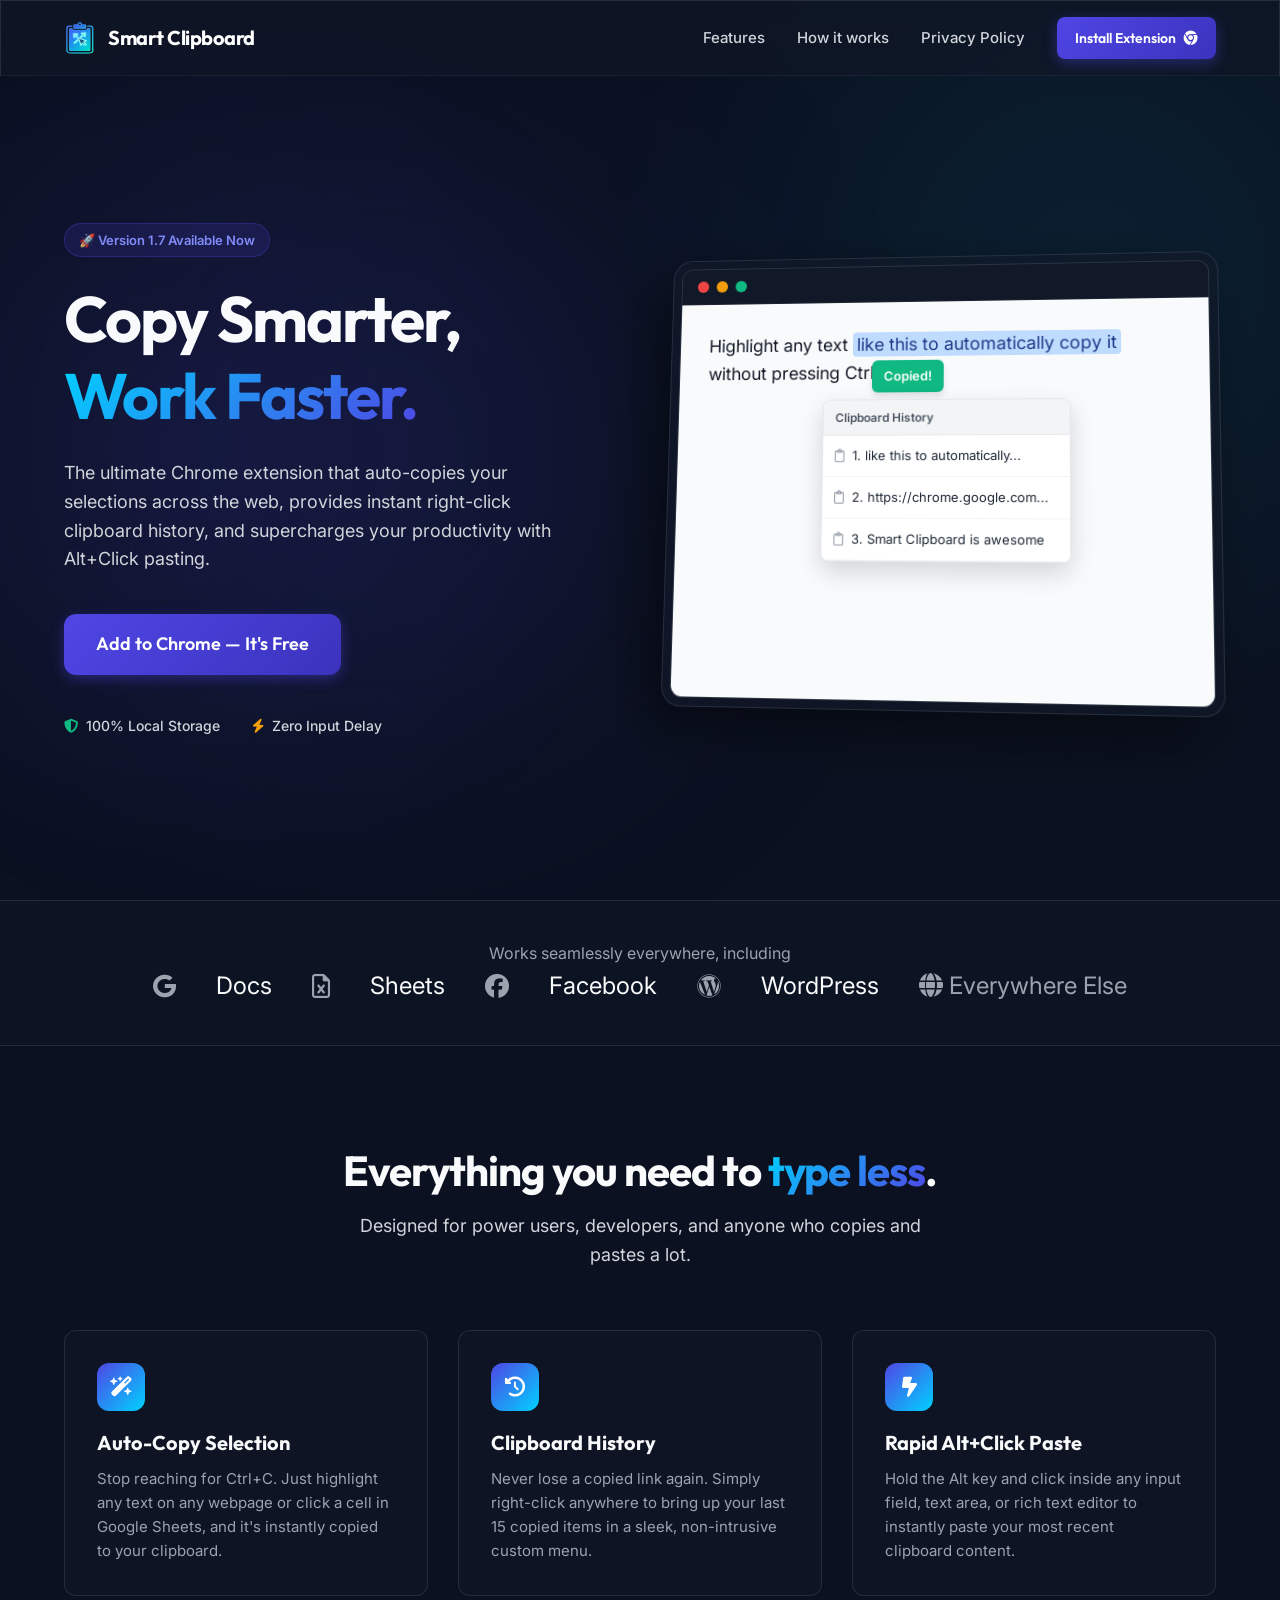
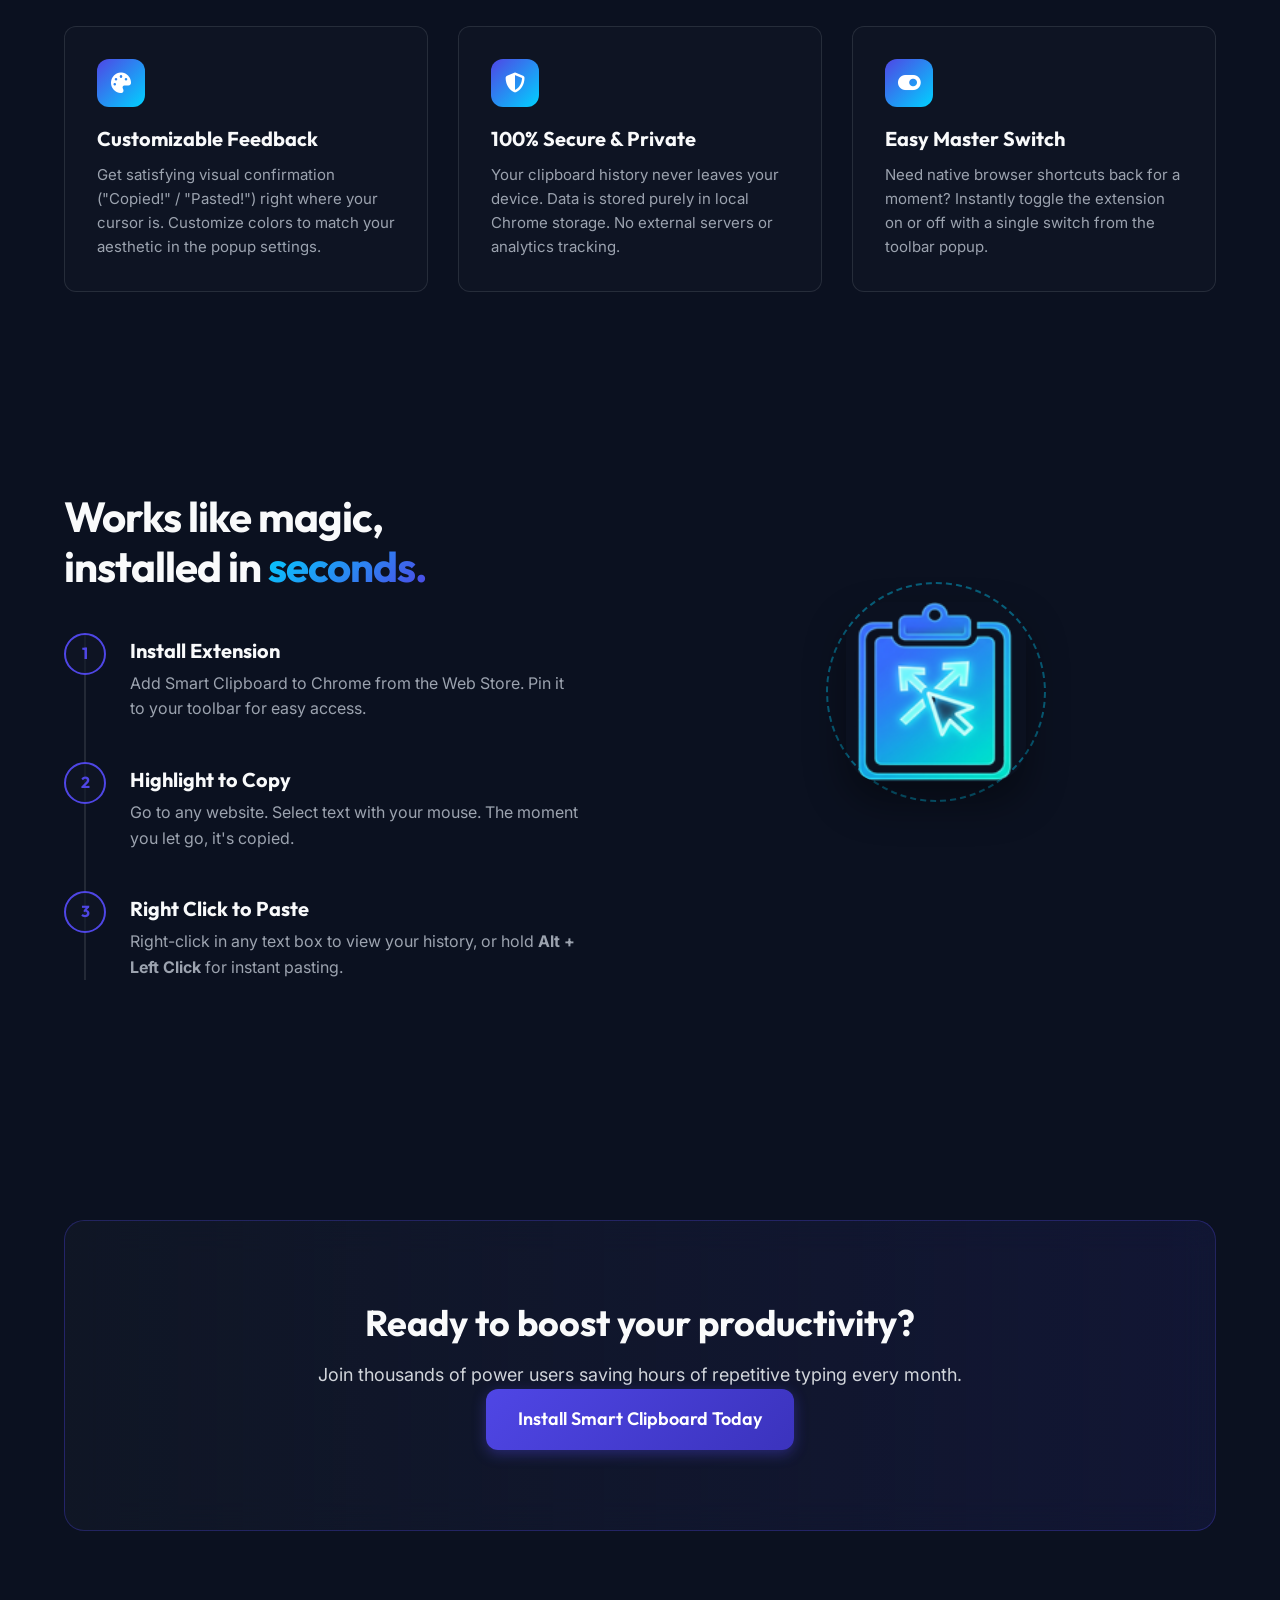
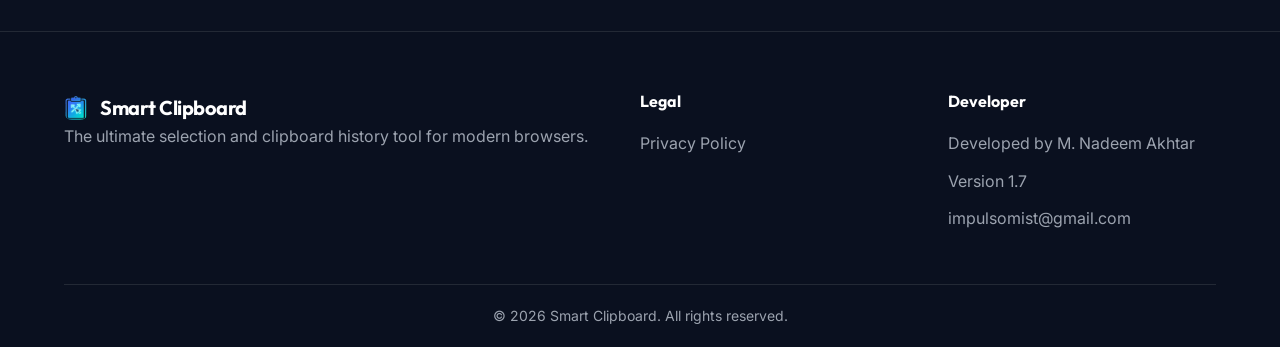
<file: index.html>
<!DOCTYPE html>
<html lang="en">

<head>
    <meta charset="UTF-8">
    <meta name="viewport" content="width=device-width, initial-scale=1.0">
    <title>Smart Clipboard - Your Ultimate Productivity Partner</title>
    <meta name="description"
        content="Boost your productivity with Smart Clipboard. Automatically copy text selections, access clipboard history via right-click, and quick-paste (Alt+Click) instantly.">
    <meta name="keywords"
        content="chrome extension, clipboard history, auto copy paste, productivity tool, text selection, smart clipboard">
    <meta name="author" content="M Nadeem Akhtar">
    <meta name="google-site-verification" content="aYsakRH50DcoqvtmBy-cp9pgPOv0P8-HY1Ftqt8FjEs" />
    <link rel="canonical" href="https://your-github-username.github.io/smart-clipboard-website/" />

    <!-- Open Graph / Facebook -->
    <meta property="og:type" content="website">
    <meta property="og:url" content="https://your-github-username.github.io/smart-clipboard-website/">
    <meta property="og:title" content="Smart Clipboard - Auto-Copy & Quick Paste Extension">
    <meta property="og:description"
        content="Boost your productivity with Smart Clipboard. Automatically copy text selections and access clipboard history via right-click.">
    <meta property="og:image" content="assets/logo.png">

    <!-- Twitter -->
    <meta property="twitter:card" content="summary_large_image">
    <meta property="twitter:url" content="https://your-github-username.github.io/smart-clipboard-website/">
    <meta property="twitter:title" content="Smart Clipboard - Auto-Copy & Quick Paste Extension">
    <meta property="twitter:description"
        content="Boost your productivity with Smart Clipboard. Automatically copy text selections and access clipboard history via right-click.">
    <meta property="twitter:image" content="assets/logo.png">

    <!-- Favicon -->
    <link rel="icon" type="image/png" sizes="128x128" href="assets/logo.png">
    <link rel="apple-touch-icon" sizes="128x128" href="assets/logo.png">
    <link rel="preconnect" href="https://fonts.googleapis.com">
    <link rel="preconnect" href="https://fonts.gstatic.com" crossorigin>
    <link
        href="https://fonts.googleapis.com/css2?family=Outfit:wght@300;400;500;600;700;800&family=Inter:wght@400;500;600&display=swap"
        rel="stylesheet">
    <!-- Icons -->
    <link rel="stylesheet" href="https://cdnjs.cloudflare.com/ajax/libs/font-awesome/6.4.0/css/all.min.css">
    <!-- Styles -->
    <link rel="stylesheet" href="styles.css">
</head>

<body>

    <!-- Navigation -->
    <nav class="navbar glass">
        <div class="container nav-container">
            <a href="#" class="brand">
                <img src="assets/logo.png" alt="Smart Clipboard Logo" class="brand-logo">
                <span class="brand-name">Smart Clipboard</span>
            </a>
            <div class="nav-links">
                <a href="#features">Features</a>
                <a href="#how-it-works">How it works</a>
                <a href="privacy-policy.html">Privacy Policy</a>
                <a href="https://chromewebstore.google.com/detail/smart-clipboard/bmhbhjmojnmmkghfhobnfbpmaelfjokm?authuser=0&hl=en" target="_blank" class="btn btn-sm btn-primary">Install
                    Extension <i class="fa-brands fa-chrome"></i></a>
            </div>
            <!-- Mobile Menu Toggle -->
            <button class="menu-toggle" aria-label="Toggle menu"><i class="fa-solid fa-bars"></i></button>
        </div>
    </nav>

    <!-- Hero Section -->
    <header class="hero">
        <div class="hero-bg-glow"></div>
        <div class="container hero-container">
            <div class="hero-content fade-up">
                <div class="badge">🚀 Version 1.7 Available Now</div>
                <h1 class="hero-title">Copy Smarter,<br><span class="text-gradient">Work Faster.</span></h1>
                <p class="hero-subtitle">The ultimate Chrome extension that auto-copies your selections across the web,
                    provides instant right-click clipboard history, and supercharges your productivity with Alt+Click
                    pasting.</p>

                <div class="hero-actions">
                    <a href="https://chromewebstore.google.com/detail/smart-clipboard/bmhbhjmojnmmkghfhobnfbpmaelfjokm?authuser=0&hl=en" target="_blank"
                        class="btn btn-lg btn-primary pulse-glow">
                        Add to Chrome — It's Free
                    </a>
                </div>

                <div class="hero-stats">
                    <div class="stat"><i class="fa-solid fa-shield-halved text-success"></i> 100% Local Storage</div>
                    <div class="stat"><i class="fa-solid fa-bolt text-warning"></i> Zero Input Delay</div>
                </div>
            </div>
            <div class="hero-visual fade-up delay-1">
                <div class="visual-card glass">
                    <div class="browser-mockup">
                        <div class="browser-header">
                            <span class="dot red"></span><span class="dot yellow"></span><span class="dot green"></span>
                        </div>
                        <div class="browser-body">
                            <div class="mockup-content">
                                <p>Highlight any text <span class="highlighted">like this to automatically copy
                                        it</span> without pressing Ctrl+C!</p>
                                <div class="floating-feedback">Copied!</div>

                                <div class="mockup-menu glass">
                                    <div class="menu-header">Clipboard History</div>
                                    <div class="menu-item"><i class="fa-regular fa-clipboard"></i> 1. like this to
                                        automatically...</div>
                                    <div class="menu-item"><i class="fa-regular fa-clipboard"></i> 2.
                                        https://chrome.google.com...</div>
                                    <div class="menu-item"><i class="fa-regular fa-clipboard"></i> 3. Smart Clipboard is
                                        awesome</div>
                                </div>
                            </div>
                        </div>
                    </div>
                </div>
            </div>
        </div>
    </header>

    <!-- Brands/Integration Banner -->
    <section class="ticker-section">
        <p class="text-center text-muted mb-4 uppercase tracking-widest text-sm">Works seamlessly everywhere, including
        </p>
        <div class="logos-container">
            <i class="fa-brands fa-google text-muted"></i> Docs
            <i class="fa-regular fa-file-excel text-muted ms-4"></i> Sheets
            <i class="fa-brands fa-facebook text-muted ms-4"></i> Facebook
            <i class="fa-brands fa-wordpress text-muted ms-4"></i> WordPress
            <span class="ms-4 text-muted"><i class="fa-solid fa-globe"></i> Everywhere Else</span>
        </div>
    </section>

    <!-- Features Section -->
    <section id="features" class="features section">
        <div class="container">
            <div class="section-header text-center fade-up">
                <h2 class="section-title">Everything you need to <span class="text-gradient">type less</span>.</h2>
                <p class="section-subtitle">Designed for power users, developers, and anyone who copies and pastes a
                    lot.</p>
            </div>

            <div class="features-grid">
                <!-- Feature 1 -->
                <div class="feature-card glass fade-up">
                    <div class="feature-icon bg-gradient">
                        <i class="fa-solid fa-wand-magic-sparkles"></i>
                    </div>
                    <h3>Auto-Copy Selection</h3>
                    <p>Stop reaching for Ctrl+C. Just highlight any text on any webpage or click a cell in Google
                        Sheets, and it's instantly copied to your clipboard.</p>
                </div>

                <!-- Feature 2 -->
                <div class="feature-card glass fade-up delay-1">
                    <div class="feature-icon bg-gradient">
                        <i class="fa-solid fa-clock-rotate-left"></i>
                    </div>
                    <h3>Clipboard History</h3>
                    <p>Never lose a copied link again. Simply right-click anywhere to bring up your last 15 copied items
                        in a sleek, non-intrusive custom menu.</p>
                </div>

                <!-- Feature 3 -->
                <div class="feature-card glass fade-up delay-2">
                    <div class="feature-icon bg-gradient">
                        <i class="fa-solid fa-bolt-lightning"></i>
                    </div>
                    <h3>Rapid Alt+Click Paste</h3>
                    <p>Hold the Alt key and click inside any input field, text area, or rich text editor to instantly
                        paste your most recent clipboard content.</p>
                </div>

                <!-- Feature 4 -->
                <div class="feature-card glass fade-up">
                    <div class="feature-icon bg-gradient">
                        <i class="fa-solid fa-palette"></i>
                    </div>
                    <h3>Customizable Feedback</h3>
                    <p>Get satisfying visual confirmation ("Copied!" / "Pasted!") right where your cursor is. Customize
                        colors to match your aesthetic in the popup settings.</p>
                </div>

                <!-- Feature 5 -->
                <div class="feature-card glass fade-up delay-1">
                    <div class="feature-icon bg-gradient">
                        <i class="fa-solid fa-shield-halved"></i>
                    </div>
                    <h3>100% Secure & Private</h3>
                    <p>Your clipboard history never leaves your device. Data is stored purely in local Chrome storage.
                        No external servers or analytics tracking.</p>
                </div>

                <!-- Feature 6 -->
                <div class="feature-card glass fade-up delay-2">
                    <div class="feature-icon bg-gradient">
                        <i class="fa-solid fa-toggle-on"></i>
                    </div>
                    <h3>Easy Master Switch</h3>
                    <p>Need native browser shortcuts back for a moment? Instantly toggle the extension on or off with a
                        single switch from the toolbar popup.</p>
                </div>
            </div>
        </div>
    </section>

    <!-- How It Works Section -->
    <section id="how-it-works" class="how-it-works section relative">
        <div class="bg-glow pointer-none" style="top: 50%; right: 0;"></div>
        <div class="container">
            <div class="row items-center">
                <div class="col-6 pr-lg">
                    <h2 class="section-title fade-up">Works like magic, <br>installed in <span
                            class="text-gradient">seconds.</span></h2>

                    <div class="timeline">
                        <div class="timeline-step fade-up">
                            <div class="step-num">1</div>
                            <div class="step-content">
                                <h4>Install Extension</h4>
                                <p>Add Smart Clipboard to Chrome from the Web Store. Pin it to your toolbar for easy
                                    access.</p>
                            </div>
                        </div>
                        <div class="timeline-step fade-up delay-1">
                            <div class="step-num">2</div>
                            <div class="step-content">
                                <h4>Highlight to Copy</h4>
                                <p>Go to any website. Select text with your mouse. The moment you let go, it's copied.
                                </p>
                            </div>
                        </div>
                        <div class="timeline-step fade-up delay-2">
                            <div class="step-num">3</div>
                            <div class="step-content">
                                <h4>Right Click to Paste</h4>
                                <p>Right-click in any text box to view your history, or hold <strong>Alt + Left
                                        Click</strong> for instant pasting.</p>
                            </div>
                        </div>
                    </div>
                </div>
                <div class="col-6 img-showcase fade-up delay-1">
                    <img src="assets/logo.png" alt="Smart Clipboard" class="floating-logo">
                    <div class="glow-ring"></div>
                </div>
            </div>
        </div>
    </section>

    <!-- CTA Section -->
    <section class="cta-section section">
        <div class="container">
            <div class="cta-card glass text-center fade-up">
                <h2>Ready to boost your productivity?</h2>
                <p>Join thousands of power users saving hours of repetitive typing every month.</p>
                <a href="https://chromewebstore.google.com/detail/smart-clipboard/bmhbhjmojnmmkghfhobnfbpmaelfjokm?authuser=0&hl=en" target="_blank"
                    class="btn btn-lg btn-primary pulse-glow mt-4">
                    Install Smart Clipboard Today
                </a>
            </div>
        </div>
    </section>

    <!-- Footer -->
    <footer class="footer">
        <div class="container">
            <div class="footer-grid">
                <div class="footer-brand">
                    <a href="#" class="brand">
                        <img src="assets/logo.png" alt="Logo" class="brand-logo sm">
                        <span class="brand-name">Smart Clipboard</span>
                    </a>
                    <p class="text-muted mt-2">The ultimate selection and clipboard history tool for modern browsers.
                    </p>
                </div>

                <div class="footer-links">
                    <h4>Legal</h4>
                    <ul>
                        <li><a href="privacy-policy.html">Privacy Policy</a></li>
                    </ul>
                </div>

                <div class="footer-links">
                    <h4>Developer</h4>
                    <ul>
                        <li><span class="text-muted">Developed by M. Nadeem Akhtar</span></li>
                        <li><span class="text-muted">Version 1.7</span></li>
                        <li><a href="mailto:impulsomist@gmail.com" class="text-muted">impulsomist@gmail.com</a></li>
                    </ul>
                </div>
            </div>

            <div class="footer-bottom">
                <p>&copy; <span id="year">2026</span> Smart Clipboard. All rights reserved.</p>
            </div>
        </div>
    </footer>

    <script src="script.js"></script>
</body>

</html>
</file>
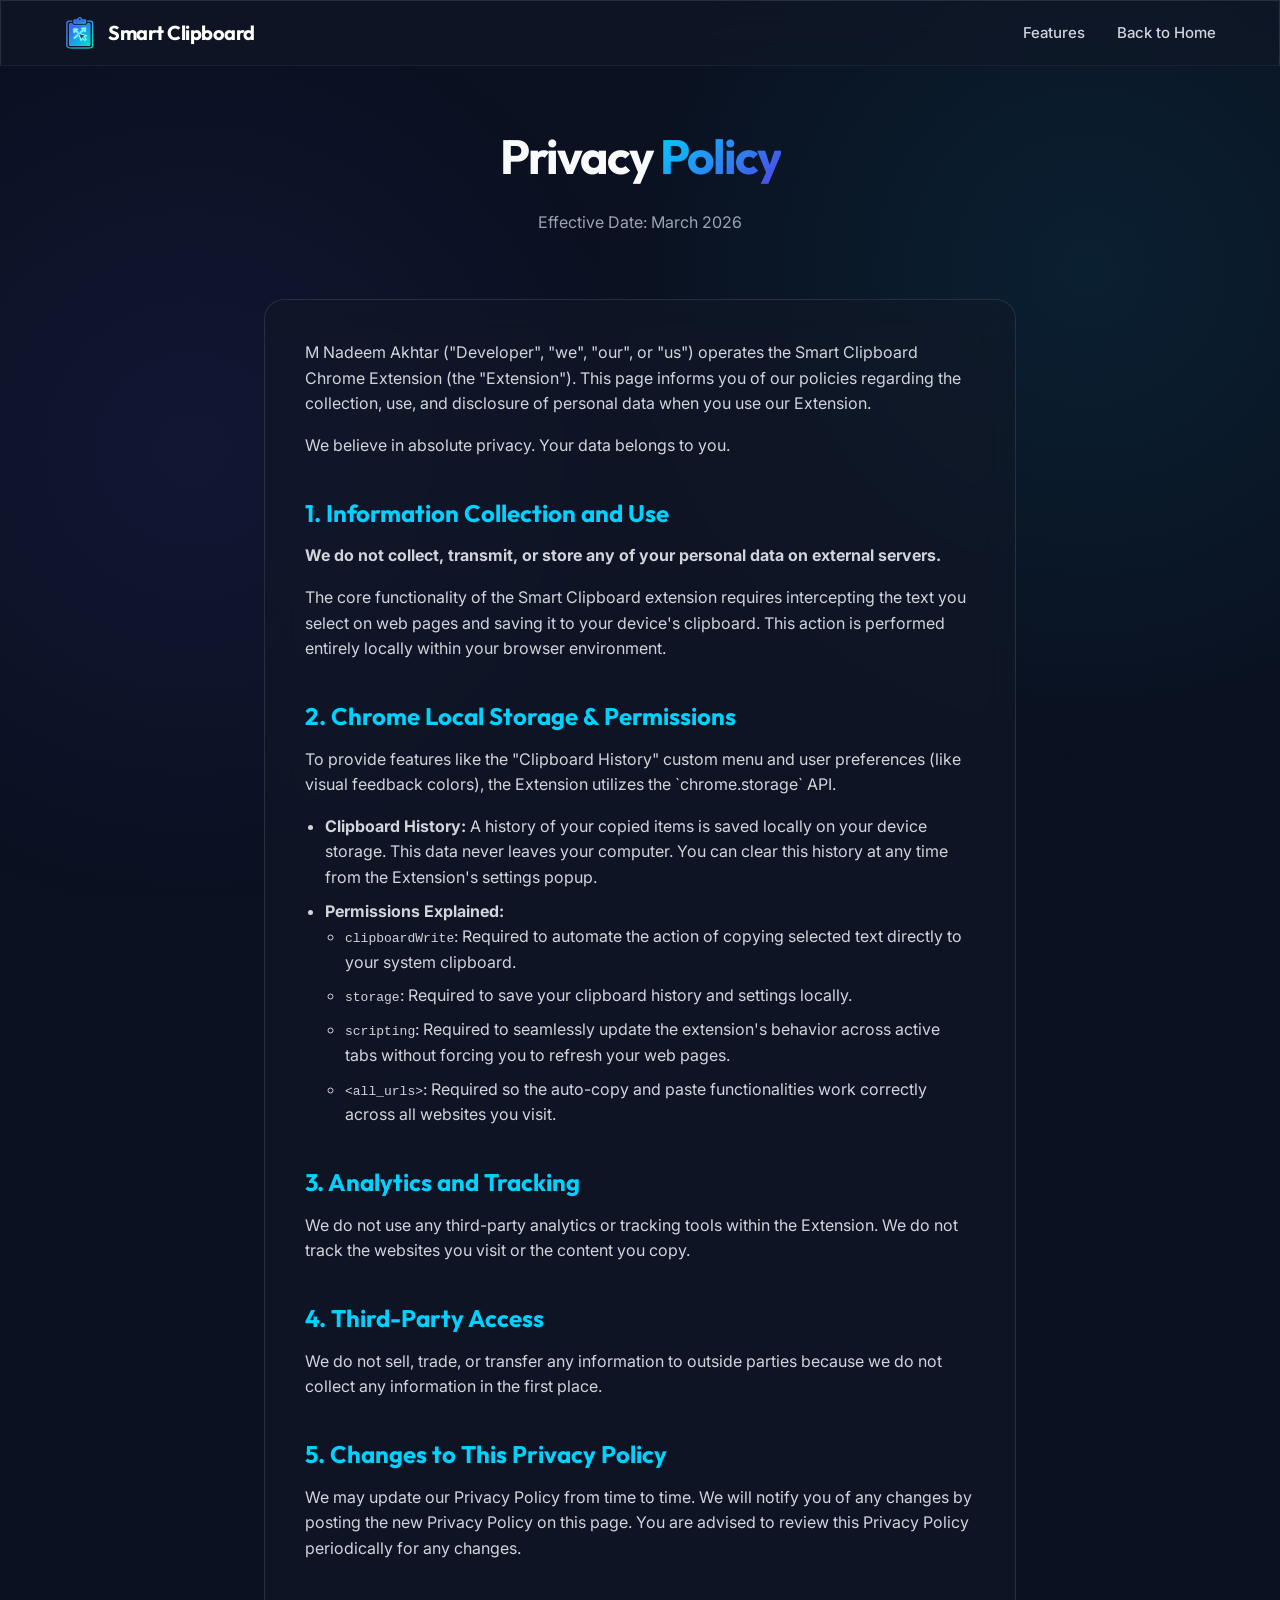
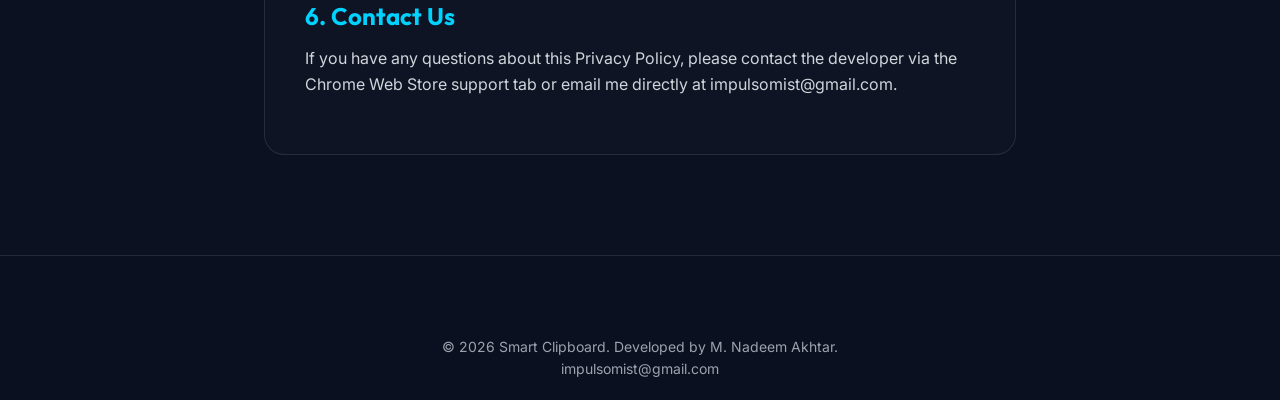
<file: privacy-policy.html>
<!DOCTYPE html>
<html lang="en">

<head>
    <meta charset="UTF-8">
    <meta name="viewport" content="width=device-width, initial-scale=1.0">
    <title>Privacy Policy - Smart Clipboard</title>
    <meta name="description"
        content="Privacy Policy for the Smart Clipboard Chrome Extension. Learn how we handle text selections and local storage.">
    <meta name="keywords" content="privacy policy, smart clipboard extension, local storage, data privacy">
    <meta name="author" content="M Nadeem Akhtar">
    <link rel="canonical" href="https://your-github-username.github.io/smart-clipboard-website/privacy-policy.html" />

    <!-- Open Graph / Facebook -->
    <meta property="og:type" content="website">
    <meta property="og:url"
        content="https://your-github-username.github.io/smart-clipboard-website/privacy-policy.html">
    <meta property="og:title" content="Privacy Policy - Smart Clipboard">
    <meta property="og:description"
        content="Privacy Policy for the Smart Clipboard Chrome Extension. Learn how we handle text selections and local storage.">
    <meta property="og:image" content="assets/logo.png">

    <!-- Twitter -->
    <meta property="twitter:card" content="summary_large_image">
    <meta property="twitter:url"
        content="https://your-github-username.github.io/smart-clipboard-website/privacy-policy.html">
    <meta property="twitter:title" content="Privacy Policy - Smart Clipboard">
    <meta property="twitter:description"
        content="Privacy Policy for the Smart Clipboard Chrome Extension. Learn how we handle text selections and local storage.">
    <meta property="twitter:image" content="assets/logo.png">

    <!-- Favicon -->
    <link rel="icon" type="image/png" sizes="128x128" href="assets/logo.png">
    <link rel="apple-touch-icon" sizes="128x128" href="assets/logo.png">
    <link rel="preconnect" href="https://fonts.googleapis.com">
    <link rel="preconnect" href="https://fonts.gstatic.com" crossorigin>
    <link
        href="https://fonts.googleapis.com/css2?family=Outfit:wght@300;400;500;600;700;800&family=Inter:wght@400;500;600&display=swap"
        rel="stylesheet">
    <!-- Icons -->
    <link rel="stylesheet" href="https://cdnjs.cloudflare.com/ajax/libs/font-awesome/6.4.0/css/all.min.css">
    <!-- Styles -->
    <link rel="stylesheet" href="styles.css">
</head>

<body>

    <!-- Navigation -->
    <nav class="navbar glass">
        <div class="container nav-container">
            <a href="index.html" class="brand">
                <img src="assets/logo.png" alt="Smart Clipboard Logo" class="brand-logo">
                <span class="brand-name">Smart Clipboard</span>
            </a>
            <div class="nav-links">
                <a href="index.html#features">Features</a>
                <a href="index.html">Back to Home</a>
            </div>
        </div>
    </nav>

    <!-- Page Header -->
    <header class="section pb-0 pt-32">
        <div class="container text-center fade-up">
            <h1 class="hero-title" style="font-size: 48px;">Privacy <span class="text-gradient">Policy</span></h1>
            <p class="text-muted">Effective Date: March 2026</p>
        </div>
    </header>

    <!-- Privacy Content -->
    <section class="section pt-16">
        <div class="container privacy-content fade-up delay-1">
            <div class="glass p-8" style="padding: 40px; border-radius: var(--radius-lg);">
                <p>M Nadeem Akhtar ("Developer", "we", "our", or "us") operates the Smart Clipboard Chrome Extension
                    (the "Extension"). This page informs you of our policies regarding the collection, use, and
                    disclosure of personal data when you use our Extension.</p>

                <p>We believe in absolute privacy. Your data belongs to you.</p>

                <h2>1. Information Collection and Use</h2>
                <p><strong>We do not collect, transmit, or store any of your personal data on external servers.</strong>
                </p>
                <p>The core functionality of the Smart Clipboard extension requires intercepting the text you select on
                    web pages and saving it to your device's clipboard. This action is performed entirely locally within
                    your browser environment.</p>

                <h2>2. Chrome Local Storage & Permissions</h2>
                <p>To provide features like the "Clipboard History" custom menu and user preferences (like visual
                    feedback colors), the Extension utilizes the `chrome.storage` API.</p>
                <ul>
                    <li><strong>Clipboard History:</strong> A history of your copied items is saved locally on your
                        device storage. This data never leaves your computer. You can clear this history at any time
                        from the Extension's settings popup.</li>
                    <li><strong>Permissions Explained:</strong>
                        <ul>
                            <li><code>clipboardWrite</code>: Required to automate the action of copying selected text
                                directly to your system clipboard.</li>
                            <li><code>storage</code>: Required to save your clipboard history and settings locally.</li>
                            <li><code>scripting</code>: Required to seamlessly update the extension's behavior across
                                active tabs without forcing you to refresh your web pages.</li>
                            <li><code>&lt;all_urls&gt;</code>: Required so the auto-copy and paste functionalities work
                                correctly across all websites you visit.</li>
                        </ul>
                    </li>
                </ul>

                <h2>3. Analytics and Tracking</h2>
                <p>We do not use any third-party analytics or tracking tools within the Extension. We do not track the
                    websites you visit or the content you copy.</p>

                <h2>4. Third-Party Access</h2>
                <p>We do not sell, trade, or transfer any information to outside parties because we do not collect any
                    information in the first place.</p>

                <h2>5. Changes to This Privacy Policy</h2>
                <p>We may update our Privacy Policy from time to time. We will notify you of any changes by posting the
                    new Privacy Policy on this page. You are advised to review this Privacy Policy periodically for any
                    changes.</p>

                <h2>6. Contact Us</h2>
                <p>If you have any questions about this Privacy Policy, please contact the developer via the Chrome Web
                    Store support tab or email me directly at impulsomist@gmail.com.</p>
            </div>
        </div>
    </section>

    <!-- Footer -->
    <footer class="footer mt-16">
        <div class="container text-center">
            <div class="footer-bottom" style="border-top: none;">
                <p>&copy; <span id="year">2026</span> Smart Clipboard. Developed by M. Nadeem Akhtar.</p>
                <p class="mt-2"><a href="mailto:impulsomist@gmail.com" class="text-muted">impulsomist@gmail.com</a></p>
            </div>
        </div>
    </footer>

    <script src="script.js"></script>
</body>

</html>
</file>
<file: styles.css>
/* === CSS Variables & Resets === */
:root {
    /* Colors */
    --bg-base: #0B1120;
    --bg-surface: rgba(17, 24, 39, 0.6);
    --bg-surface-hover: rgba(31, 41, 55, 0.8);
    
    --primary: #4F46E5;
    --primary-hover: #4338CA;
    --secondary: #00D2FF;
    
    --text-main: #F9FAFB;
    --text-muted: #9CA3AF;
    --text-light: #D1D5DB;
    
    --border-color: rgba(255, 255, 255, 0.1);
    
    --success: #10B981;
    --warning: #F59E0B;
    --danger: #EF4444;

    /* Fonts */
    --font-heading: 'Outfit', sans-serif;
    --font-body: 'Inter', sans-serif;
    
    /* Layout */
    --container-max: 1200px;
    --radius-sm: 8px;
    --radius-md: 12px;
    --radius-lg: 20px;
}

* {
    margin: 0;
    padding: 0;
    box-sizing: border-box;
}

html {
    scroll-behavior: smooth;
}

body {
    font-family: var(--font-body);
    background-color: var(--bg-base);
    color: var(--text-main);
    line-height: 1.6;
    overflow-x: hidden;
    position: relative;
}

/* Background Gradients */
body::before {
    content: '';
    position: fixed;
    top: 0;
    left: 0;
    width: 100vw;
    height: 100vh;
    background: radial-gradient(circle at 15% 50%, rgba(79, 70, 229, 0.1) 0%, transparent 40%),
                radial-gradient(circle at 85% 30%, rgba(0, 210, 255, 0.08) 0%, transparent 40%);
    z-index: -1;
    pointer-events: none;
}

/* Typography Typography */
h1, h2, h3, h4, h5, h6 {
    font-family: var(--font-heading);
    font-weight: 700;
    line-height: 1.2;
    color: var(--text-main);
}

a {
    color: var(--secondary);
    text-decoration: none;
    transition: color 0.3s ease;
}

.text-gradient {
    background: linear-gradient(135deg, var(--secondary), var(--primary));
    -webkit-background-clip: text;
    -webkit-text-fill-color: transparent;
    background-clip: text;
}

.text-muted { color: var(--text-muted); }
.text-success { color: var(--success); }
.text-warning { color: var(--warning); }
.text-center { text-align: center; }

/* Utilities */
.container {
    max-width: var(--container-max);
    margin: 0 auto;
    padding: 0 24px;
}

.section {
    padding: 100px 0;
}

.pt-32 { padding-top: 128px !important; }
.pt-16 { padding-top: 64px !important; }
.pb-0 { padding-bottom: 0 !important; }

.glass {
    background: var(--bg-surface);
    backdrop-filter: blur(16px);
    -webkit-backdrop-filter: blur(16px);
    border: 1px solid var(--border-color);
}

/* Buttons */
.btn {
    display: inline-flex;
    align-items: center;
    justify-content: center;
    gap: 8px;
    font-family: var(--font-heading);
    font-weight: 600;
    border-radius: var(--radius-sm);
    cursor: pointer;
    transition: all 0.3s ease;
    border: none;
    text-decoration: none;
}

.btn-primary {
    background: linear-gradient(135deg, var(--primary), #3b33bd);
    color: white;
    box-shadow: 0 4px 14px 0 rgba(79, 70, 229, 0.39);
}

.btn-primary:hover {
    color: white;
    transform: translateY(-2px);
    box-shadow: 0 6px 20px rgba(79, 70, 229, 0.6);
}

.btn-sm { padding: 10px 18px; font-size: 14px; }
.btn-lg { padding: 16px 32px; font-size: 18px; border-radius: 12px;}

.pulse-glow {
    animation: pulse 2s infinite;
}

@keyframes pulse {
    0% { box-shadow: 0 0 0 0 rgba(79, 70, 229, 0.7); }
    70% { box-shadow: 0 0 0 15px rgba(79, 70, 229, 0); }
    100% { box-shadow: 0 0 0 0 rgba(79, 70, 229, 0); }
}

/* Animations */
.fade-up {
    opacity: 0;
    transform: translateY(30px);
    transition: opacity 0.8s ease, transform 0.8s ease;
}

.fade-up.visible {
    opacity: 1;
    transform: translateY(0);
}

.delay-1 { transition-delay: 0.1s; }
.delay-2 { transition-delay: 0.2s; }

/* Navigation */
.navbar {
    position: fixed;
    top: 0;
    width: 100%;
    z-index: 1000;
    padding: 16px 0;
    border-bottom: 1px solid rgba(255,255,255,0.05);
}

.nav-container {
    display: flex;
    justify-content: space-between;
    align-items: center;
}

.brand {
    display: flex;
    align-items: center;
    gap: 12px;
}

.brand-logo {
    width: 32px;
    height: 32px;
    border-radius: 8px;
}

.brand-logo.sm {
    width: 24px;
    height: 24px;
}

.brand-name {
    font-family: var(--font-heading);
    font-weight: 700;
    font-size: 20px;
    letter-spacing: -0.5px;
    color: white;
}

.nav-links {
    display: flex;
    align-items: center;
    gap: 32px;
}

.nav-links a:not(.btn) {
    color: var(--text-light);
    font-size: 15px;
    font-weight: 500;
}

.nav-links a:not(.btn):hover {
    color: white;
}

.menu-toggle {
    display: none;
    background: none;
    border: none;
    color: white;
    font-size: 24px;
    cursor: pointer;
}

/* Hero Section */
.hero {
    padding: 160px 0 100px;
    min-height: 100vh;
    display: flex;
    align-items: center;
    position: relative;
    overflow: hidden;
}

.hero-bg-glow {
    position: absolute;
    width: 500px;
    height: 500px;
    background: var(--primary);
    border-radius: 50%;
    filter: blur(150px);
    opacity: 0.15;
    top: 50%;
    left: 10%;
    transform: translateY(-50%);
    pointer-events: none;
}

.hero-container {
    display: grid;
    grid-template-columns: 1fr 1fr;
    gap: 40px;
    align-items: center;
    z-index: 1;
}

.badge {
    display: inline-block;
    padding: 6px 14px;
    background: rgba(79, 70, 229, 0.15);
    border: 1px solid rgba(79, 70, 229, 0.3);
    color: #818cf8;
    border-radius: 20px;
    font-size: 13px;
    font-weight: 600;
    margin-bottom: 24px;
}

.hero-title {
    font-size: 64px;
    letter-spacing: -2px;
    margin-bottom: 24px;
}

.hero-subtitle {
    font-size: 18px;
    color: var(--text-light);
    margin-bottom: 40px;
    max-width: 90%;
}

.hero-actions {
    margin-bottom: 40px;
}

.hero-stats {
    display: flex;
    gap: 32px;
}

.stat {
    font-size: 14px;
    font-weight: 500;
    display: flex;
    align-items: center;
    gap: 8px;
    color: var(--text-light);
}

/* Browser Mockup Visual */
.visual-card {
    border-radius: var(--radius-lg);
    padding: 8px;
    transform: perspective(1000px) rotateY(-5deg) rotateX(5deg);
    box-shadow: -20px 20px 60px rgba(0,0,0,0.5);
    transition: transform 0.5s ease;
}

.visual-card:hover {
    transform: perspective(1000px) rotateY(0deg) rotateX(0deg);
}

.browser-mockup {
    background: #1F2937;
    border-radius: var(--radius-md);
    overflow: hidden;
    border: 1px solid rgba(255,255,255,0.05);
}

.browser-header {
    background: #111827;
    padding: 12px 16px;
    display: flex;
    gap: 8px;
    border-bottom: 1px solid rgba(255,255,255,0.05);
}

.dot {
    width: 12px;
    height: 12px;
    border-radius: 50%;
}
.dot.red { background: #EF4444; }
.dot.yellow { background: #F59E0B; }
.dot.green { background: #10B981; }

.browser-body {
    padding: 30px;
    min-height: 400px;
    background: #F9FAFB;
    color: #111827;
    position: relative;
}

.mockup-content p {
    font-size: 18px;
    line-height: 1.6;
}

.highlighted {
    background-color: #BFDBFE;
    color: #1E3A8A;
    padding: 2px 4px;
    border-radius: 4px;
}

.floating-feedback {
    position: absolute;
    top: 60px;
    left: 200px;
    background: #10B981;
    color: white;
    padding: 6px 12px;
    border-radius: 6px;
    font-size: 13px;
    font-weight: 600;
    box-shadow: 0 4px 6px rgba(0,0,0,0.1);
    animation: float 3s ease-in-out infinite;
}

.mockup-menu {
    position: absolute;
    top: 100px;
    left: 150px;
    width: 250px;
    background: white !important;
    border: 1px solid #E5E7EB !important;
    border-radius: 8px;
    box-shadow: 0 10px 25px rgba(0,0,0,0.15);
    overflow: hidden;
}

.menu-header {
    background: #F3F4F6;
    padding: 8px 12px;
    font-size: 12px;
    font-weight: 600;
    color: #4B5563;
    border-bottom: 1px solid #E5E7EB;
}

.menu-item {
    padding: 10px 12px;
    font-size: 13px;
    color: #1F2937;
    border-bottom: 1px solid #F3F4F6;
    display: flex;
    align-items: center;
    gap: 8px;
}
.menu-item i { color: #9CA3AF; }

@keyframes float {
    0% { transform: translateY(0px); }
    50% { transform: translateY(-10px); }
    100% { transform: translateY(0px); }
}

/* Logos Banner */
.ticker-section {
    padding: 40px 0;
    border-top: 1px solid var(--border-color);
    border-bottom: 1px solid var(--border-color);
    background: rgba(17, 24, 39, 0.4);
}
.logos-container {
    display: flex;
    justify-content: center;
    align-items: center;
    gap: 40px;
    font-size: 24px;
    flex-wrap: wrap;
}

/* Features */
.section-header {
    margin-bottom: 60px;
}

.section-title {
    font-size: 42px;
    margin-bottom: 16px;
    letter-spacing: -1px;
}

.section-subtitle {
    font-size: 18px;
    color: var(--text-light);
    max-width: 600px;
    margin: 0 auto;
}

.features-grid {
    display: grid;
    grid-template-columns: repeat(3, 1fr);
    gap: 30px;
}

.feature-card {
    padding: 32px;
    border-radius: var(--radius-md);
    transition: transform 0.3s ease, border-color 0.3s ease;
}

.feature-card:hover {
    transform: translateY(-5px);
    border-color: rgba(0, 210, 255, 0.3);
}

.feature-icon {
    width: 48px;
    height: 48px;
    border-radius: 12px;
    display: flex;
    align-items: center;
    justify-content: center;
    font-size: 20px;
    color: white;
    margin-bottom: 20px;
}

.bg-gradient {
    background: linear-gradient(135deg, var(--primary), var(--secondary));
}

.feature-card h3 {
    font-size: 20px;
    margin-bottom: 12px;
}

.feature-card p {
    color: var(--text-muted);
    font-size: 15px;
}

/* How It Works */
.row {
    display: flex;
    flex-wrap: wrap;
    margin: 0 -15px;
}

.col-6 {
    width: 50%;
    padding: 0 15px;
}
.pr-lg { padding-right: 60px; }

.timeline {
    margin-top: 40px;
    position: relative;
}

.timeline::before {
    content: '';
    position: absolute;
    top: 0;
    left: 20px;
    height: 100%;
    width: 2px;
    background: var(--border-color);
}

.timeline-step {
    display: flex;
    gap: 24px;
    margin-bottom: 40px;
    position: relative;
}

.step-num {
    width: 42px;
    height: 42px;
    border-radius: 50%;
    background: var(--bg-surface);
    border: 2px solid var(--primary);
    display: flex;
    align-items: center;
    justify-content: center;
    font-family: var(--font-heading);
    font-weight: 700;
    color: var(--primary);
    flex-shrink: 0;
    z-index: 1;
}

.step-content h4 {
    font-size: 20px;
    margin-bottom: 8px;
    margin-top: 6px;
}

.step-content p {
    color: var(--text-muted);
}

.img-showcase {
    display: flex;
    align-items: center;
    justify-content: center;
    position: relative;
    height: 400px;
}

.floating-logo {
    width: 180px;
    height: 180px;
    border-radius: 36px;
    box-shadow: 0 20px 40px rgba(0,0,0,0.4);
    position: relative;
    z-index: 2;
    animation: floatLogo 6s ease-in-out infinite;
}

.glow-ring {
    position: absolute;
    width: 220px;
    height: 220px;
    border-radius: 50%;
    border: 2px dashed rgba(0, 210, 255, 0.4);
    animation: spin 20s linear infinite;
    z-index: 1;
}

@keyframes floatLogo {
    0% { transform: translateY(0px) rotate(0deg); }
    50% { transform: translateY(-20px) rotate(5deg); }
    100% { transform: translateY(0px) rotate(0deg); }
}

@keyframes spin {
    100% { transform: rotate(360deg); }
}

/* CTA */
.cta-card {
    padding: 80px 40px;
    border-radius: var(--radius-lg);
    background: linear-gradient(to right, rgba(17,24,39,0.8), rgba(79,70,229,0.1));
    border: 1px solid rgba(79, 70, 229, 0.3);
}

.cta-card h2 {
    font-size: 36px;
    margin-bottom: 16px;
}

.cta-card p {
    color: var(--text-light);
    font-size: 18px;
}

/* Footer */
.footer {
    border-top: 1px solid var(--border-color);
    padding: 60px 0 20px;
    background: rgba(11, 17, 32, 0.8);
}

.footer-grid {
    display: grid;
    grid-template-columns: 2fr 1fr 1fr;
    gap: 40px;
    margin-bottom: 40px;
}

.footer-links h4 {
    font-size: 16px;
    margin-bottom: 20px;
    color: white;
}

.footer-links ul {
    list-style: none;
}

.footer-links li {
    margin-bottom: 12px;
}

.footer-links a {
    color: var(--text-muted);
}

.footer-links a:hover {
    color: var(--secondary);
}

.footer-bottom {
    border-top: 1px solid var(--border-color);
    padding-top: 20px;
    text-align: center;
    color: var(--text-muted);
    font-size: 14px;
}

/* Privacy Layout Adjustments */
.privacy-content {
    max-width: 800px;
    margin: 0 auto;
}

.privacy-content h2 {
    margin: 40px 0 16px;
    color: var(--secondary);
    font-size: 24px;
}

.privacy-content p, .privacy-content ul {
    margin-bottom: 16px;
    color: var(--text-light);
}

.privacy-content ul {
    padding-left: 20px;
}

.privacy-content li {
    margin-bottom: 8px;
}

/* Responsive */
@media (max-width: 991px) {
    .features-grid { grid-template-columns: repeat(2, 1fr); }
    .hero-title { font-size: 48px; }
    .hero-container { grid-template-columns: 1fr; text-align: center; }
    .hero-actions { justify-content: center; }
    .hero-stats { justify-content: center; }
    .visual-card { display: none; } /* Hide complex visual on mobile */
}

@media (max-width: 768px) {
    .nav-links {
        display: none; /* Hide for brevity, would need mobile menu JS */
    }
    .features-grid { grid-template-columns: 1fr; }
    .col-6 { width: 100%; padding: 0; }
    .pr-lg { padding-right: 0; }
    .timeline { margin-bottom: 40px; }
    .img-showcase { display: none; }
    .footer-grid { grid-template-columns: 1fr; gap: 30px; }
}
</file>
